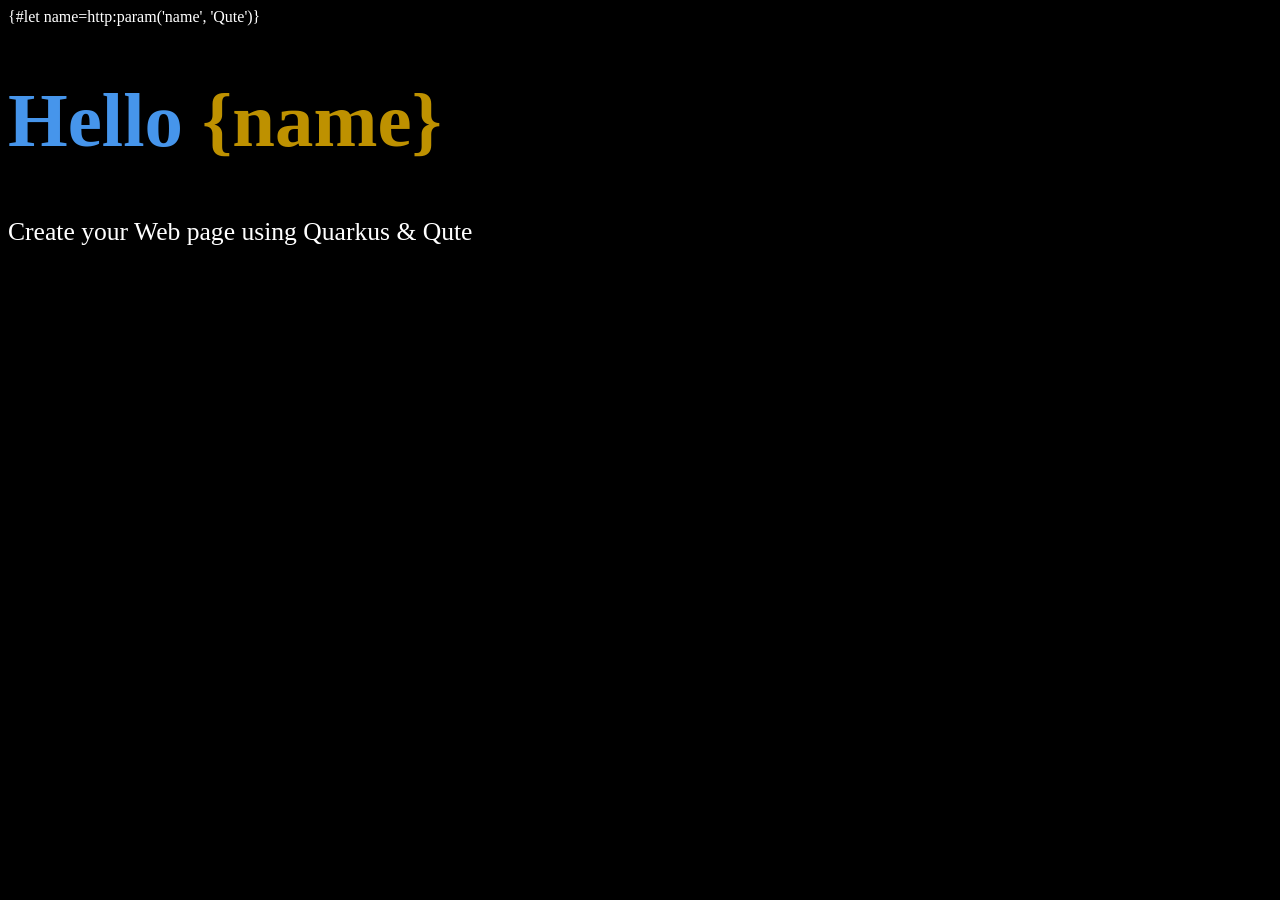
<file: src/main/resources/templates/pub/some-page.html>
{#let name=http:param('name', 'Qute')}
<!DOCTYPE html>
<html>
<head>
    <meta charset="UTF-8">
    <title>Hello {name}</title>
    <style>
        body {
            background-color: #000;
            color: #fff;
        }
        h1 {
            color: #4695EB;
            font-size: 6vw;
        }

        h1 b {
            color: #be9100;
        }

        p {
            font-size: 2vw;
        }
    </style>
</head>
<body>
<h1>Hello <b>{name}</b></h1>

<p>Create your Web page using Quarkus & Qute</p>
</body>
</html>
</file>
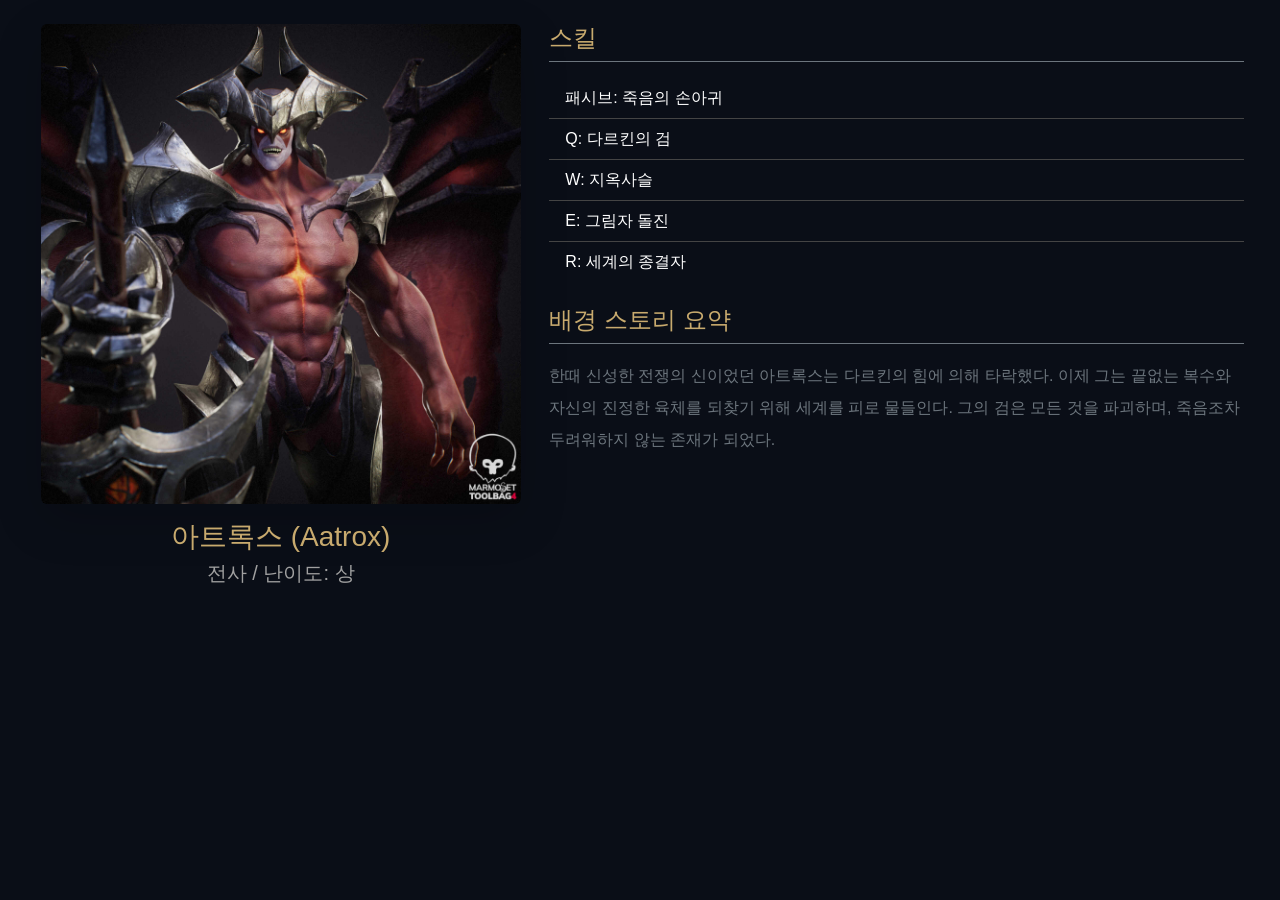
<file: src/main/resources/META-INF/resources/modals/Aatrox.html>
<!DOCTYPE html>
<html lang="ko">
<head>
  <meta charset="UTF-8">
  <meta name="viewport" content="width=device-width, initial-scale=1.0">
  <title>아트록스 상세</title>
  
  <!-- Bootstrap 5 CSS (index.html과 동일하게 연동) -->
  <link href="https://cdn.jsdelivr.net/npm/bootstrap@5.3.3/dist/css/bootstrap.min.css" rel="stylesheet" integrity="sha384-QWTKZyjpPEjISv5WaRU9OFeRpok6YctnYmDr5pNlyT2bRjXh0JMhjY6hW+ALEwIH" crossorigin="anonymous">
  
  <!-- LOL 스타일 맞추기 위한 간단 커스텀 (필요 시 resources/css/custom.css로 이동) -->
  <style>
    body {
      background-color: #0a0e17;
      color: white;
      padding: 1.5rem;
      font-family: 'Segoe UI', sans-serif;
    }
    h3, h4 {
      color: #c8aa6e; /* LOL 골드 톤 */
    }
    .text-muted {
      color: #a0a0a0 !important;
    }
    .list-group-item {
      background: transparent;
      border-color: #444;
      color: white;
    }
  </style>
</head>
<body>

  <div class="container-fluid">
    <div class="row g-4">
      
      <!-- 왼쪽: 이미지 + 기본 정보 -->
      <div class="col-lg-5 text-center">
        <img src="../images/8999de32eed92f36c3d13f22b738f26defcdd7f6.jpeg" class="img-fluid rounded shadow-lg" alt="아트록스" style="max-height: 480px; object-fit: contain;">
        <div class="mt-3">
          <h3 class="mb-1">아트록스 (Aatrox)</h3>
          <p class="text-muted fs-5">전사 / 난이도: 상</p>
        </div>
      </div>
      
      <!-- 오른쪽: 스킬 + 스토리 -->
      <div class="col-lg-7">
        <h4 class="border-bottom border-secondary pb-2 mb-3">스킬</h4>
        <ul class="list-group list-group-flush mb-4">
          <li class="list-group-item">패시브: 죽음의 손아귀</li>
          <li class="list-group-item">Q: 다르킨의 검</li>
          <li class="list-group-item">W: 지옥사슬</li>
          <li class="list-group-item">E: 그림자 돌진</li>
          <li class="list-group-item">R: 세계의 종결자</li>
        </ul>

        <h4 class="border-bottom border-secondary pb-2 mb-3">배경 스토리 요약</h4>
        <p class="text-secondary lh-lg">
          한때 신성한 전쟁의 신이었던 아트록스는 다르킨의 힘에 의해 타락했다. 
          이제 그는 끝없는 복수와 자신의 진정한 육체를 되찾기 위해 세계를 피로 물들인다. 
          그의 검은 모든 것을 파괴하며, 죽음조차 두려워하지 않는 존재가 되었다.
        </p>
      </div>
      
    </div>
  </div>

</body>
</html>
</file>
